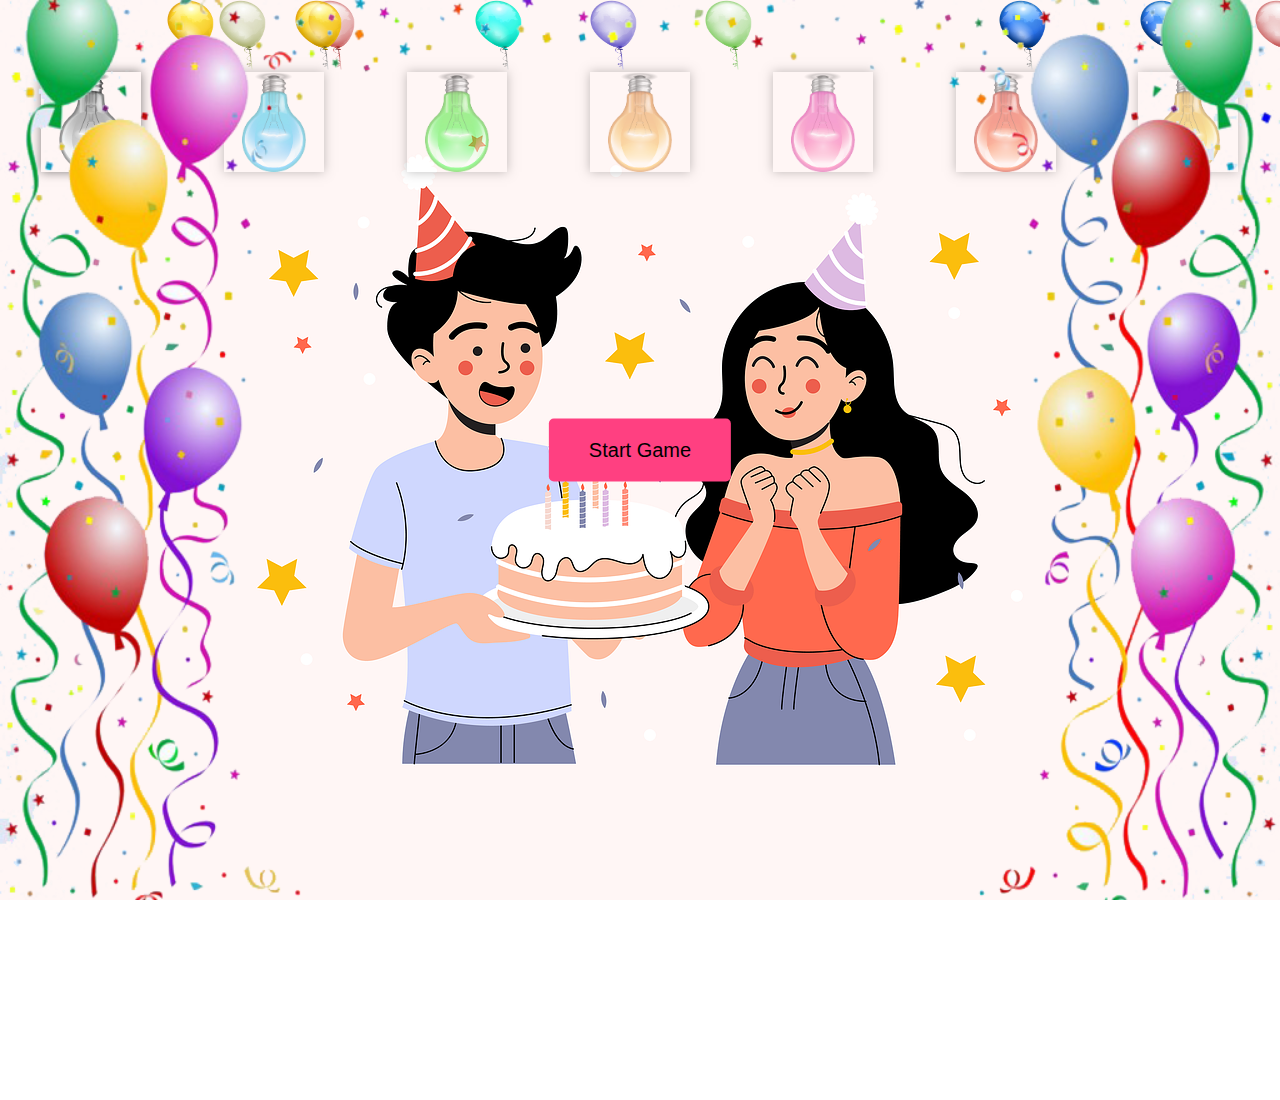
<file: index.html>
<!DOCTYPE html>
<html lang="en">
<head>
    <meta charset="UTF-8">
    <meta name="viewport" content="width=device-width, initial-scale=1.0">
    <link rel="stylesheet" href="index.css">
    <title>Happu wala b'day Jaan</title>
    </head>
    <body>
    <div class="container">
        <button id="start-button">Start Game</button>
        <img src="images/couple-8435096_1280.png" alt="couple" class="background-image">
        <div class="bulbs">
            <img src="images/bulb.png" alt="Bulb 1" class="bulb">
            <img src="images/bulb_blue.png" alt="Bulb 2" class="bulb">
            <img src="images/bulb_green.png" alt="Bulb 3" class="bulb">
            <img src="images/bulb_orange.png" alt="Bulb 4" class="bulb">
            <img src="images/bulb_pink.png" alt="Bulb 5" class="bulb">
            <img src="images/bulb_red.png" alt="Bulb 6" class="bulb">
            <img src="images/bulb_yellow.png" alt="Bulb 7" class="bulb">
        </div>
        <div class="balloons">
            <img src="images/b1.png" alt="Balloon 1" class="balloon">
            <img src="images/b2.png" alt="Balloon 2" class="balloon">
            <img src="images/b3.png" alt="Balloon 3" class="balloon">
            <img src="images/b4.png" alt="Balloon 4" class="balloon">
            <img src="images/b5.png" alt="Balloon 5" class="balloon">
            <img src="images/b6.png" alt="Balloon 6" class="balloon">
            <img src="images/b7.png" alt="Balloon 7" class="balloon">
            <img src="images/b8.png" alt="Balloon 8" class="balloon">
            <img src="images/b9.png" alt="Balloon 9" class="balloon">
            <img src="images/b10.png" alt="Balloon 10" class="balloon">
        </div>
        <div class="cake">
            <img src="images/cake128.png" alt="Cake">
        </div>
        <div class="balloon-border"></div>
    </div>
    <audio id="background-music" src="hbd.mp3" loop></audio>

<script src="index.js"></script>    
</body>
</html>
</file>
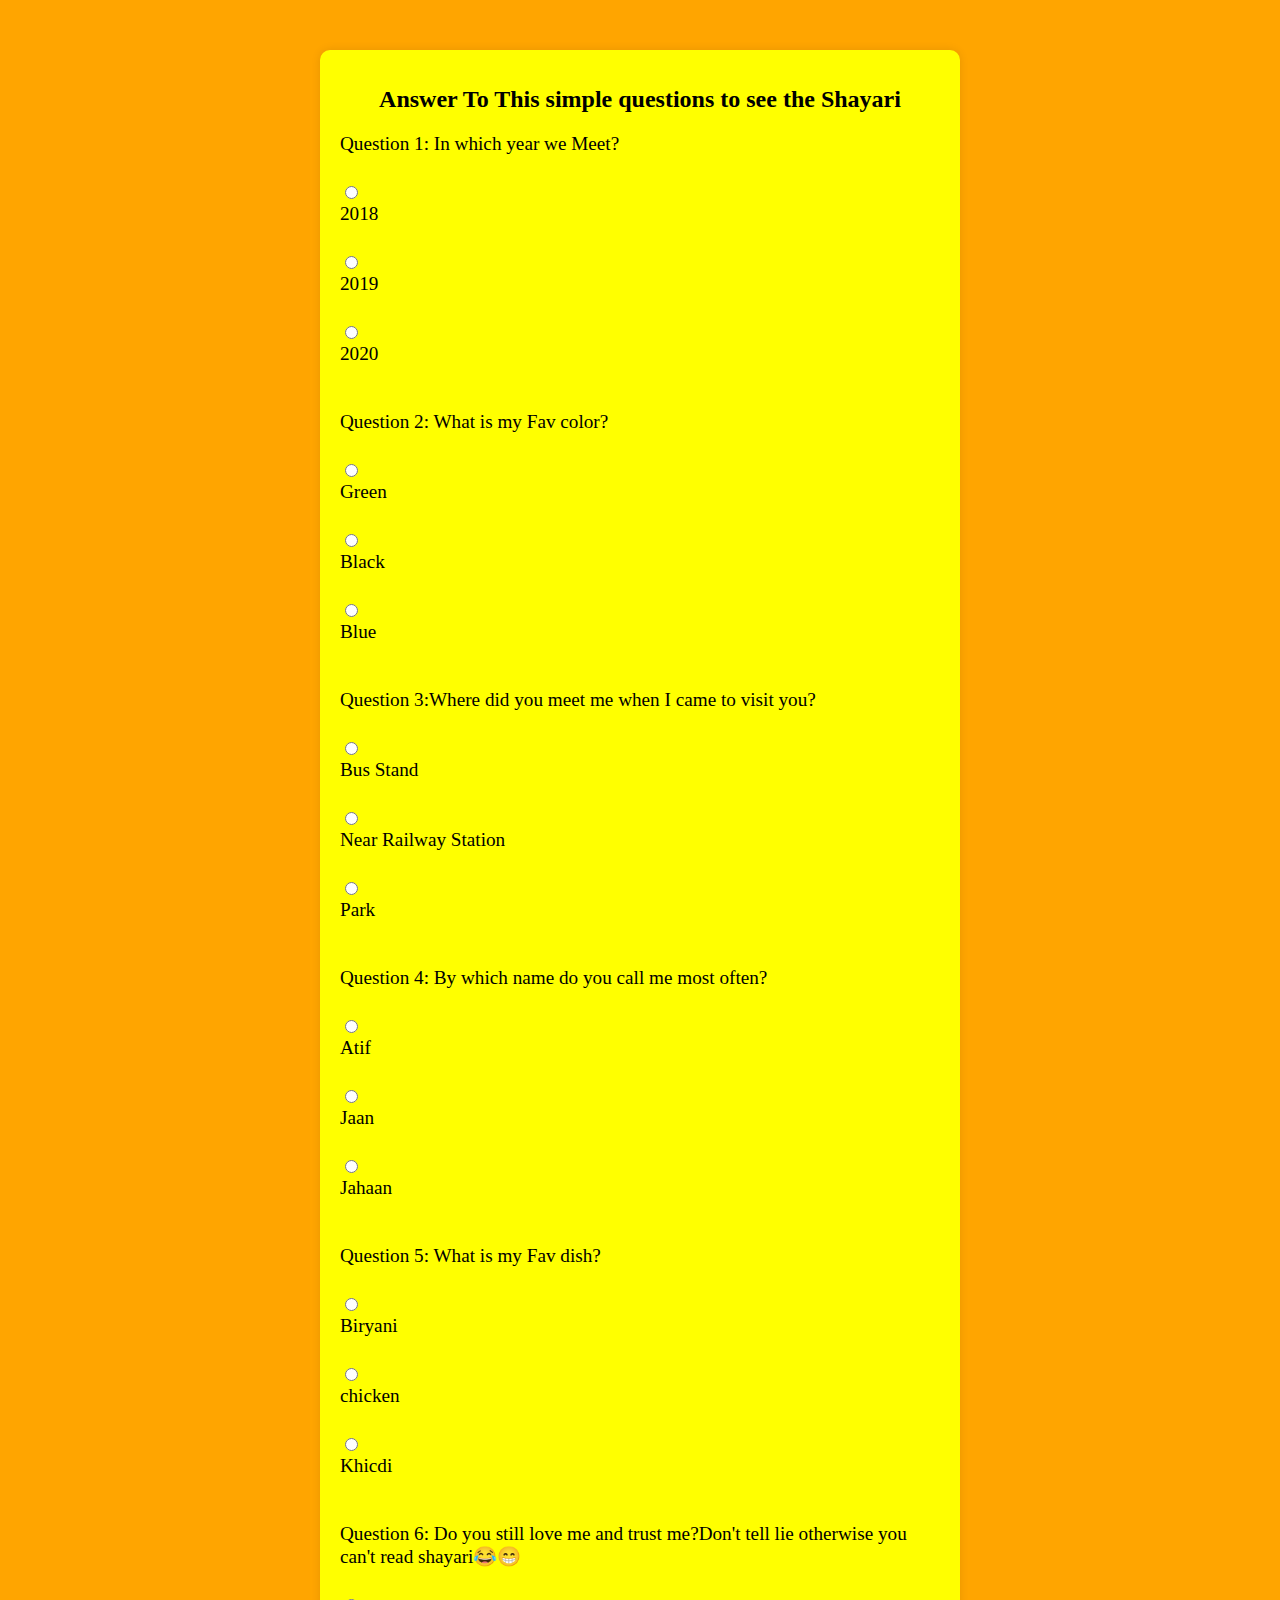
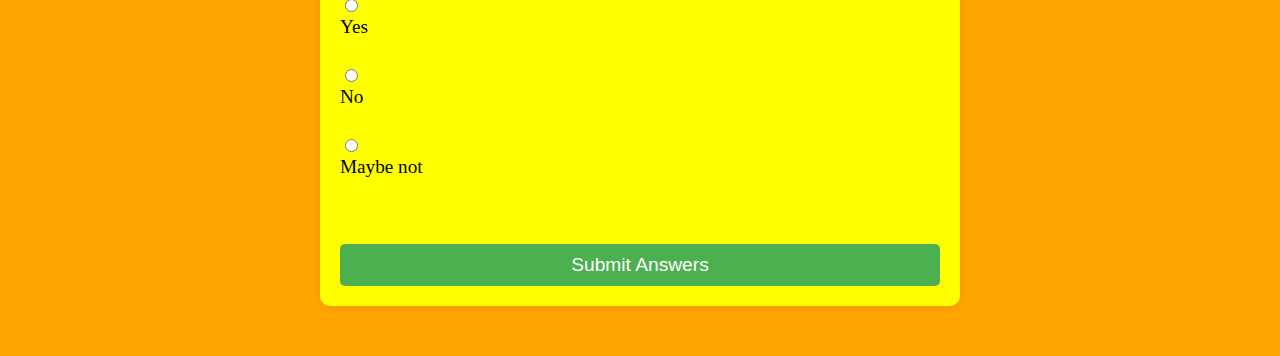
<file: game.html>
<!DOCTYPE html>
<html lang="en">
<head>
    <meta charset="UTF-8">
    <meta name="viewport" content="width=device-width, initial-scale=1.0">
    <title>Happy Birthday</title>
    <link rel="stylesheet" href="game.css">
</head>
<body>
    <div class="quiz-container">
        <h1>Answer To This simple questions to see the Shayari</h1>
        <form id="quiz-form">
            <label for="q1">Question 1: In which year we Meet?</label><br>
            <input type="radio" id="q1a" name="q1" value="2018">
            <label for="q1a">2018</label><br>
            <input type="radio" id="q1b" name="q1" value="2019">
            <label for="q1b">2019</label><br>
            <input type="radio" id="q1c" name="q1" value="2020">
            <label for="q1c">2020</label><br><br>

            <label for="q2">Question 2: What is my Fav color?</label><br>
            <input type="radio" id="q2a" name="q2" value="green">
            <label for="q2a">Green</label><br>
            <input type="radio" id="q2b" name="q2" value="black">
            <label for="q2b">Black</label><br>
            <input type="radio" id="q2c" name="q2" value="blue">
            <label for="q2c">Blue</label><br><br>

            <label for="q3">Question 3:Where did you meet me when I came to visit you?</label><br>
            <input type="radio" id="q3a" name="q3" value="bus">
            <label for="q3a">Bus Stand</label><br>
            <input type="radio" id="q3b" name="q3" value="railway">
            <label for="q3b">Near Railway Station</label><br>
            <input type="radio" id="q3c" name="q3" value="park">
            <label for="q3c">Park</label><br><br>

            <label for="q4">Question 4: By which name do you call me most often?</label><br>
            <input type="radio" id="q4a" name="q4" value="atif">
            <label for="q4a">Atif</label><br>
            <input type="radio" id="q4b" name="q4" value="Jaan">
            <label for="q4b">Jaan</label><br>
            <input type="radio" id="q4c" name="q4" value="jahaan">
            <label for="q4c">Jahaan</label><br><br>

            <label for="q5">Question 5: What is my Fav dish?</label><br>
            <input type="radio" id="q5a" name="q5" value="biryani">
            <label for="q5a">Biryani</label><br>
            <input type="radio" id="q5b" name="q5" value="chicken">
            <label for="q5b">chicken</label><br>
            <input type="radio" id="q5c" name="q5" value="Khicdi">
            <label for="q5c">Khicdi</label><br><br>

            <label for="q6">Question 6: Do you still love me and trust me?Don't tell lie otherwise you can't read shayari😂😁</label><br>
            <input type="radio" id="q6a" name="q6" value="yes">
            <label for="q6a">Yes</label><br>
            <input type="radio" id="q6b" name="q6" value="no">
            <label for="q6b">No</label><br>
            <input type="radio" id="q6c" name="q6" value="maybe">
            <label for="q6c">Maybe not</label><br><br>

            <button type="submit">Submit Answers</button>
        </form>
    </div>
<!---------Audio for background----------->
<audio id="background-music" src="zaroori.mp3"></audio>
    <script src="game.js"></script>
</body>
</html>
</file>
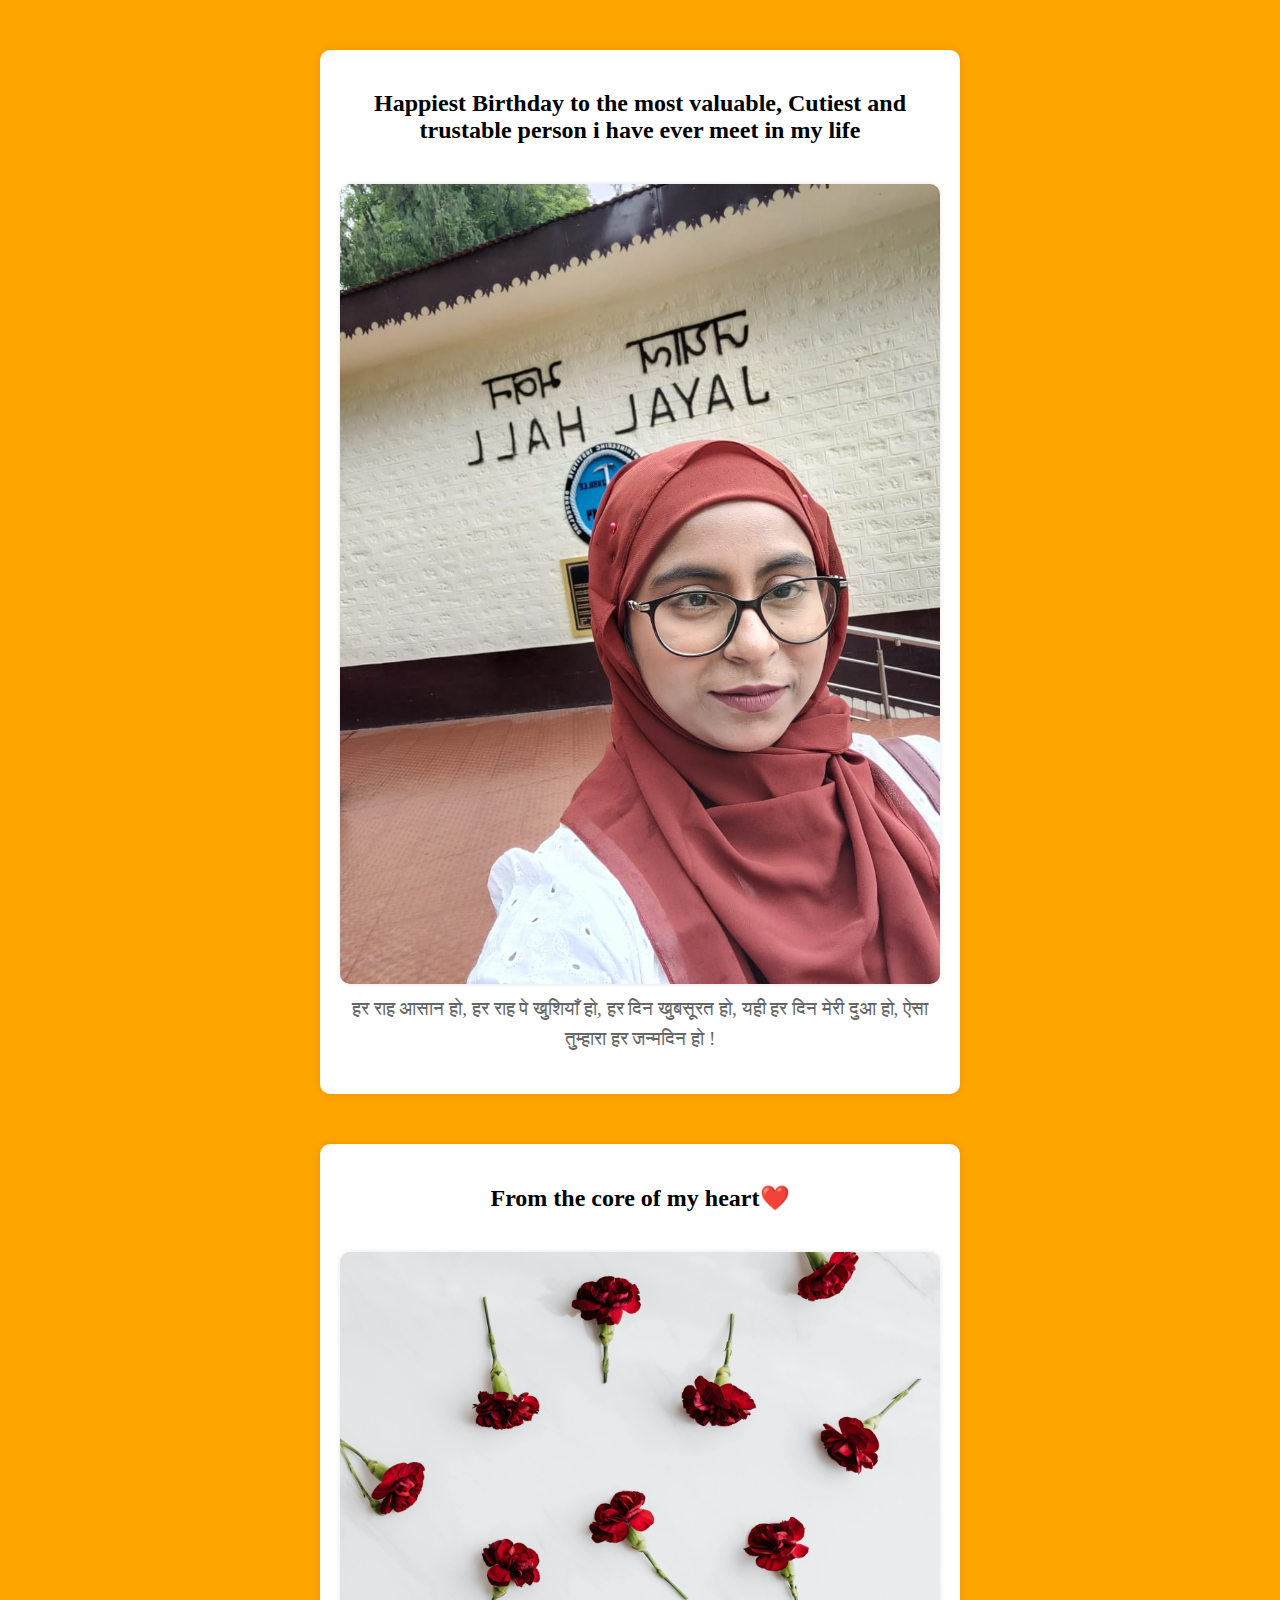
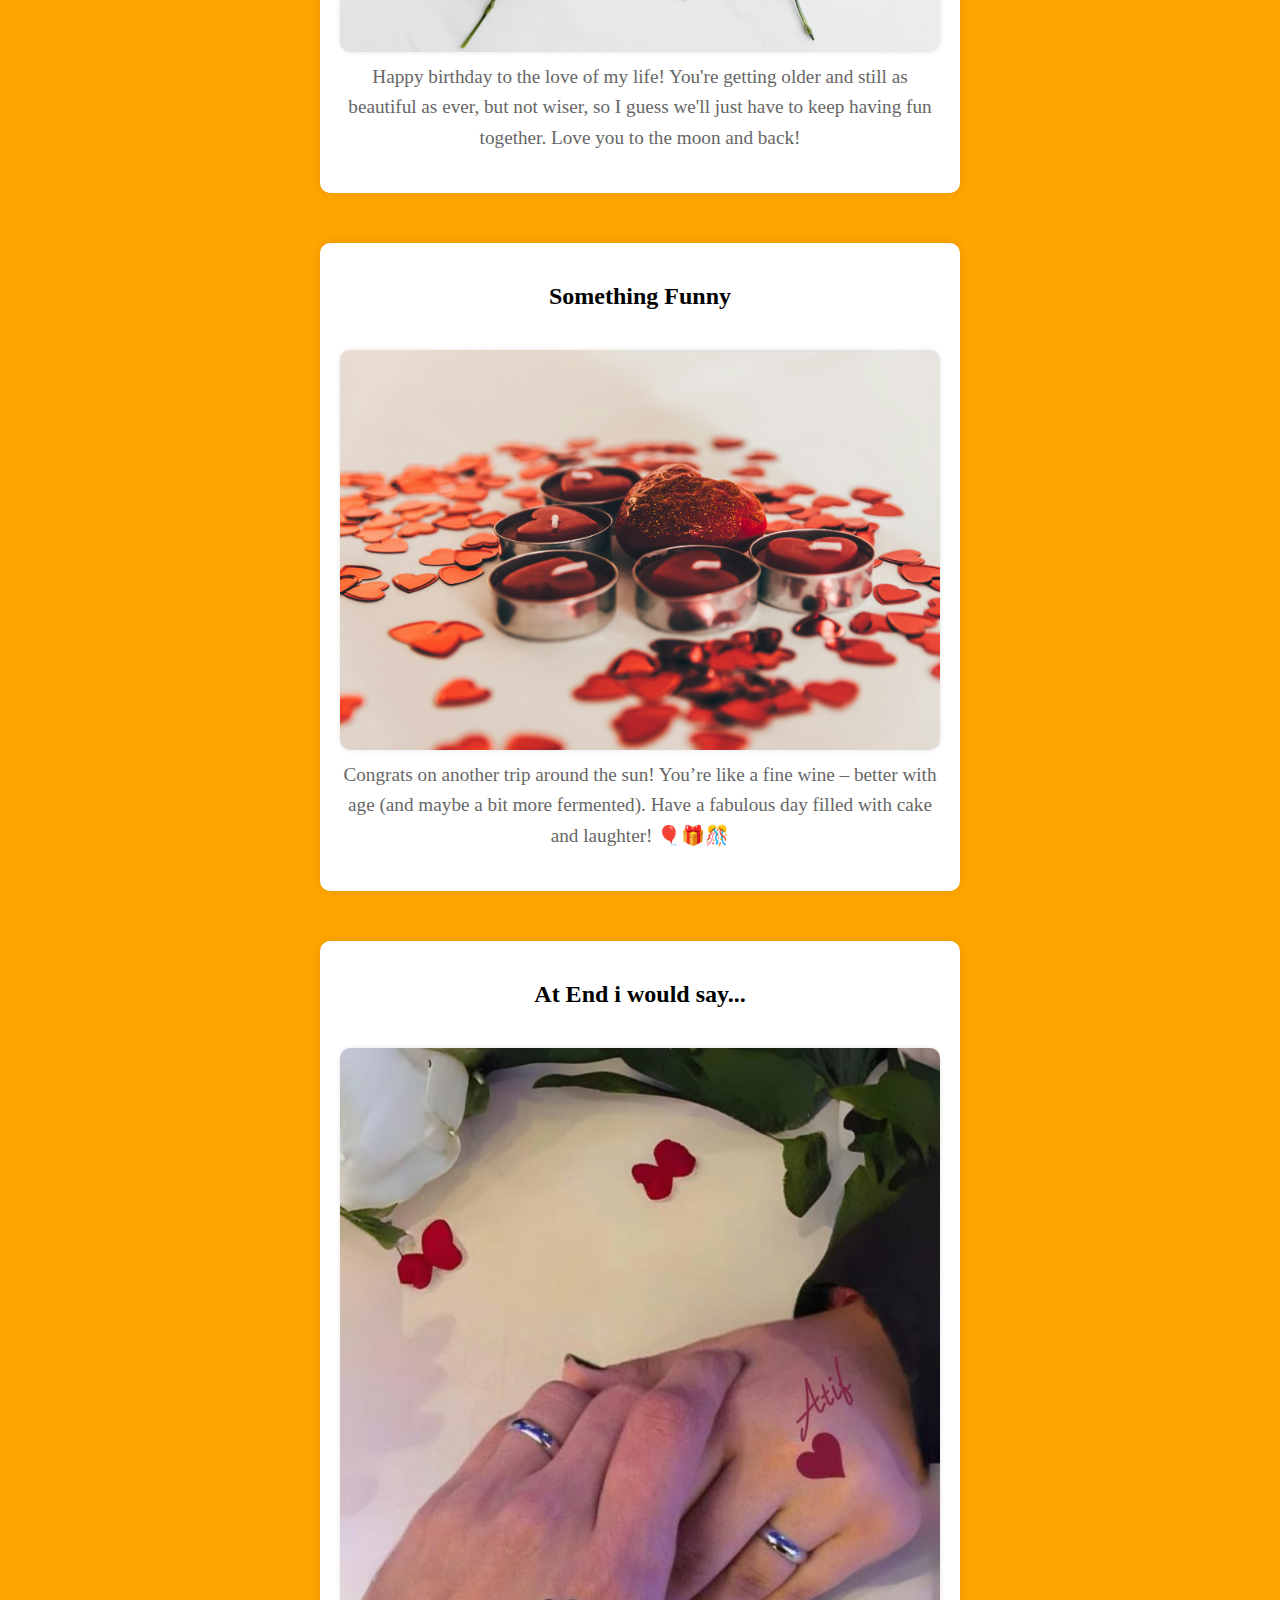
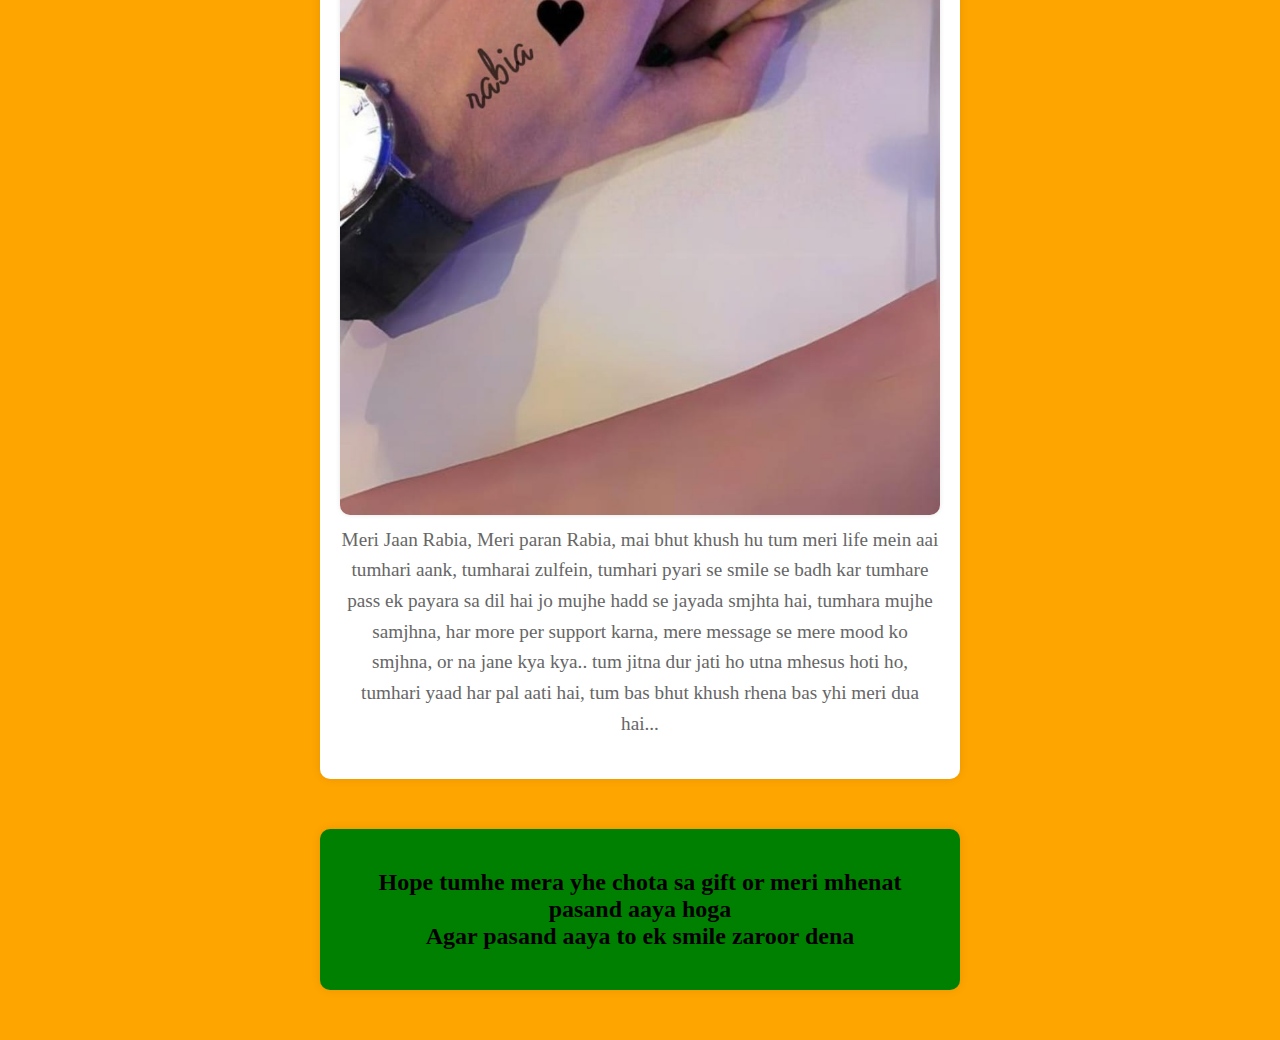
<file: shayari.html>
<!DOCTYPE html>
<html lang="en">
<head>
    <meta charset="UTF-8">
    <meta name="viewport" content="width=device-width, initial-scale=1.0">
    <title>Shayari</title>
    <link rel="stylesheet" href="game.css">
</head>
<body>
    <div class="shayari-container">
        <h2>Happiest Birthday to the most valuable, Cutiest and trustable person i have ever meet in my life</h2>
        <p class="shayari">
            <img src="images/jaan.jpg" alt="Shayari Image">
            हर राह आसान हो, हर राह पे खुशियाँ हो,
            हर दिन खुबसूरत हो, यही हर दिन मेरी दुआ हो,
            ऐसा तुम्हारा हर जन्मदिन हो !
        </p>
    </div>
    <div class="shayari-container">
        <h2>From the core of my heart❤️</h2>
        <p class="shayari">
            <img src="images/pexels-karolina-grabowska-4195588.jpg" alt="Shayari Image">
            Happy birthday to the love of my life! You're getting older and still as beautiful as ever, but not wiser, so I guess we'll just have to keep having fun together. Love you to the moon and back! 
        </p>
    </div>
    <div class="shayari-container">
        <h2>Something Funny</h2>
        <p class="shayari">
            <img src="images/pexels-lucianphotography-3693392.jpg" alt="Shayari Image">
            Congrats on another trip around the sun! You’re like a fine wine – better with age (and maybe a bit more fermented). Have a fabulous day filled with cake and laughter! 🎈🎁🎊
        </p>
    </div>
    <div class="shayari-container">
        <h2>At End i would say...</h2>
        <p class="shayari">
            <img src="images/RA.jpg" alt="Shayari Image">
            Meri Jaan Rabia, Meri paran Rabia, mai bhut khush hu tum meri life mein aai
            tumhari aank, tumharai zulfein, tumhari pyari se smile se badh kar tumhare pass ek payara sa dil hai jo mujhe hadd se jayada smjhta hai,
            tumhara mujhe samjhna,
            har more per support karna, mere message se mere mood ko smjhna, or na jane kya kya..
            tum jitna dur jati ho utna mhesus hoti ho, tumhari yaad har pal aati hai,
            tum bas bhut khush rhena bas yhi meri dua hai...
            
        </p>
    </div>
    <div class="shayari-container" style="background-color: green;">
        <h2>Hope tumhe mera yhe chota sa gift or meri mhenat pasand aaya hoga<br>Agar pasand aaya to ek smile zaroor dena</h2>
    </div>
<!---------Audio for background----------->
<audio id="background-music" src="zaroori.mp3"></audio>
<script src="index.js"></script>
</body>
</html>
</file>
<file: index.css>
body, html {
    margin: 0;
    padding: 0;
    width: 100%;
    height: 100%;
    overflow: hidden;
    font-family: Arial, Helvetica, sans-serif;
}

#start-button {
    padding: 20px 40px;
    font-size: 20px;
    text-align: center;
    cursor: pointer;
    border: none;
    background-color: #ff4081;
    color: black;
    border-radius: 5px;
    position: absolute;
    top: 50%;
    left: 50%;
    transform: translate(-50%, -50%);
    z-index: 5;
}

.container {
    position: relative;
    width: 100%;
    height: 100%;
}

.background-image {
    width: 100%;
    height: 100%;
    object-fit: cover;
    position: absolute;
    top: 0;
    left: 0;
    z-index: 1;
}

.bulbs {
    position: absolute;
    top: 8%;
    width: 100%;
    display: flex;
    justify-content: space-around;
    z-index: 2;
}

.bulb {
    width: 100px;
    height: 100px;
    animation: glow 2s infinite alternate;
    box-shadow: 0 0 10px rgba(0, 0, 0, 0.5);
}

.balloons {
    position: absolute;
    width: 100%;
    height: 100%;
    z-index: 3;
}

.balloon {
    position: absolute;
    width: 50px;
    height: 70px;
    animation: float 5s infinite;
}

.balloon-border {
    position: absolute;
    top: 0;
    left: 0;
    width: 100%;
    height: 100%;
    background-image: url(images/Balloon-Border.png);
    background-size: cover;
    background-position: center;
    pointer-events: none;
    z-index: 4;
}

.cake {
    position: absolute;
    bottom: -200px;
    width: 100%;
    display: flex;
    justify-content: center;
    z-index: 3;
    animation: slideIn 2s ease-out 4s forwards;
}

.cake img {
    width: 150px;  
}

.game {
    position: absolute;
    top: 0;
    left: 0;
    width: 100%;
    height: 100%;
    z-index: 4;
}

.ball {
    position: absolute;
    width: 50px;
    height: 70px;
    background-color: red;
    border-radius: 50% 50% 50% 50% / 60% 60% 60% 60%;
    cursor: pointer;
    animation: float 6s infinite;
}

@keyframes float1 {
    0% {
        transform: translateY(0);
    }
    100% {
        transform: translateY(-100vh);
    }
}

@keyframes slideIn {
    to {
        bottom: 10%;
    }
}

@keyframes glow {
    from {
        opacity: 0.5;
        filter: brightness(1);
    }
    to {
        opacity: 1;
        filter: brightness(2);
    }
}

@keyframes float {
    0% {
        transform: translateY(100vh);
    }
    100% {
        transform: translateY(-100vh);
    }
}

@keyframes slidein {
    to {
        bottom: 10%;
    }
}

/*---------Responsive------------*/
@media (max-width: 768px) {
    .bulb {
        width: 30px;
        height: 30px;
    }
    .balloon {
        width: 30px;
        height: 50px;
    }
    .cake img {
        width: 150px;
    }
    .balloon-border {
        background-size: contain;
    }
}
</file>
<file: game.css>
body {
    background-color: orange;
}

/* Quiz container styling */
.quiz-container {
    width: 80%;
    max-width: 600px;
    margin: 50px auto;
    background-color: yellow;
    padding: 20px;
    border-radius: 10px;
    box-shadow: 0 0 10px rgba(0, 0, 0, 0.1);
    text-align: left;
}

.quiz-container h1 {
    font-size: 1.5rem;
    margin-bottom: 20px;
    text-align: center;
}

.quiz-container label {
    display: block;
    margin-bottom: 10px;
    font-size: 1.2rem;
}

.quiz-container input[type="radio"] {
    margin-right: 10px;
}

.quiz-container button {
    display: block;
    width: 100%;
    padding: 10px 20px;
    margin-top: 20px;
    font-size: 1.2rem;
    background-color: #4CAF50;
    color: white;
    border: none;
    cursor: pointer;
    border-radius: 5px;
}

.quiz-container button:hover {
    background-color: #45a049;
}

/* Popup styling */
.popup {
    display: none;
    position: fixed;
    top: 50%;
    left: 50%;
    transform: translate(-50%, -50%);
    background-color: #fff;
    padding: 20px;
    box-shadow: 0 0 10px rgba(0, 0, 0, 0.1);
    border-radius: 10px;
    z-index: 1000;
}

.popup h2 {
    font-size: 1.5rem;
    margin-bottom: 10px;
    text-align: center;
}

.popup p {
    font-size: 1.2rem;
    text-align: center;
}

.overlay {
    display: none;
    position: fixed;
    top: 0;
    left: 0;
    width: 100%;
    height: 100%;
    background-color: rgba(0, 0, 0, 0.5);
    z-index: 999;
}


.shayari-container {
    width: 80%;
    max-width: 600px;
    margin: 50px auto;
    background-color: #fff;
    padding: 20px;
    border-radius: 10px;
    box-shadow: 0 0 10px rgba(0, 0, 0, 0.1);
    text-align: center;
}

.shayari-container h1 {
    font-size: 2rem;
    margin-bottom: 20px;
    color: #333;
}

.shayari-container p {
    font-size: 1.2rem;
    line-height: 1.6;
    color: #666;
}

.shayari-container img {
    max-width: 100%;
    height: auto;
    margin-top: 20px;
    border-radius: 10px;
    box-shadow: 0 0 5px rgba(0, 0, 0, 0.1);
}
</file>
